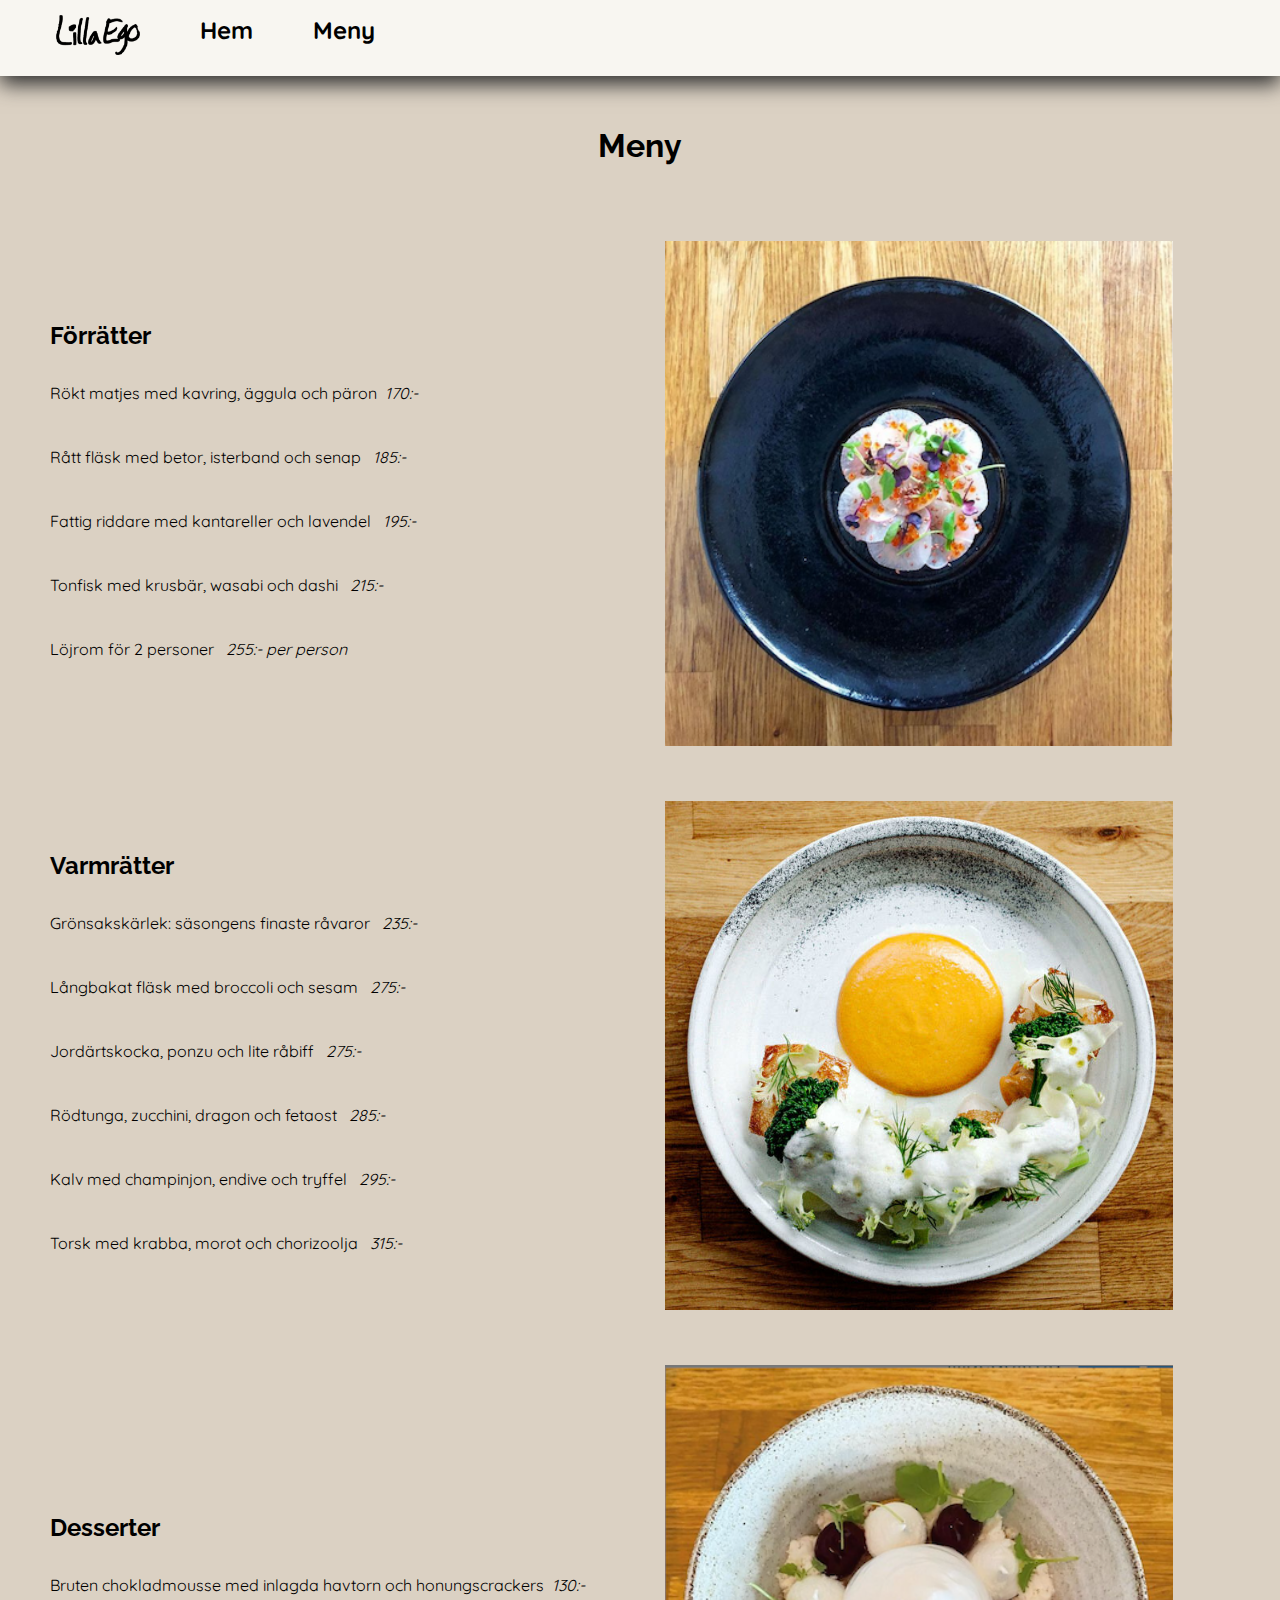
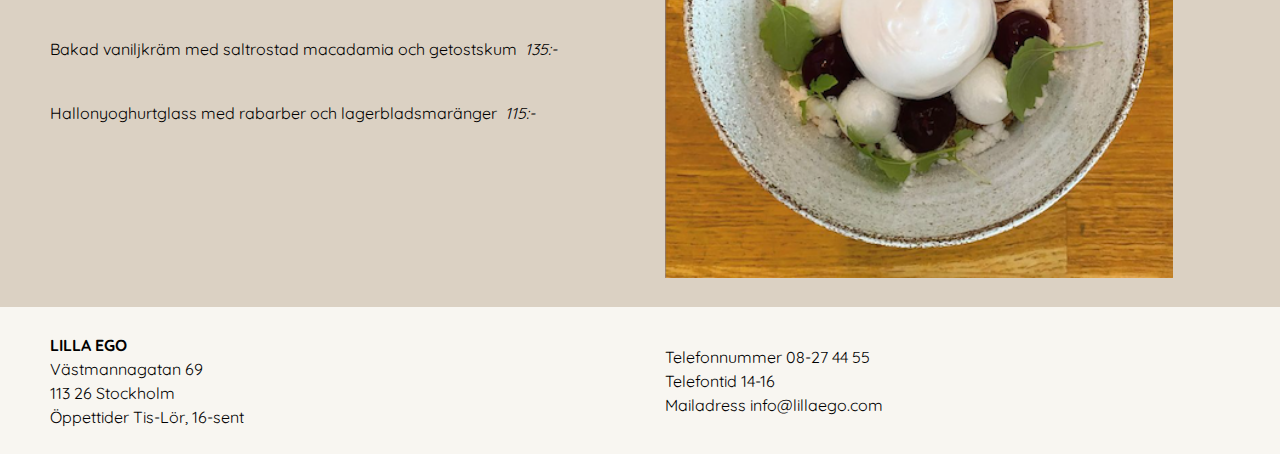
<file: meny.html>
<!--Gruppuppgift UX20 Programmering för UX: Sherry Fahimi, Rebecka Tängström & Rebecka Näsström-->
<!DOCTYPE html>
<html lang="sv">

<head>
    <meta charset="UTF-8">
    <meta http-equiv="X-UA-Compatible" content="IE=edge">
    <meta name="viewport" content="width=device-width, initial-scale=1.0">
    <link href="style.css" rel="stylesheet">
    <link rel="icon" type="image/png" href="images/lamp.png">
    <title>Lilla Ego - Meny</title>
</head>

<body>
    <header>
        <nav>
            <a href="index.html"><img src="images/logo_black.png" alt="Logo med texten Lilla Ego"></a>
            <a href="index.html">Hem</a>
                <a href="meny.html">Meny</a>
            </nav>
    </header>
<main> 
    <h1 id="menuHeading">Meny</h1>
    <section class="columnsMenu">
    <div class="colMenu"><h2>Förrätter</h2>
    <ul>
        <li>Rökt matjes med kavring, äggula och päron&nbsp;&nbsp;<i>170:-</i></li>
        <li>Rått fläsk med betor, isterband och senap &nbsp;&nbsp;<i>185:-</i></li>
        <li>Fattig riddare med kantareller och lavendel &nbsp;&nbsp;<i>195:-</i></li>
        <li>Tonfisk med krusbär, wasabi och dashi &nbsp;&nbsp;<i>215:-</i></li>
        <li>Löjrom för 2 personer &nbsp;&nbsp;<i>255:- per person</i></li>
    </ul></div>
    <div class="colMenu"><img src="images/mat-1.png" alt="Förrätt fotad ovanifrån"></div>
</section>

<section class="columnsMenu">
    <div class="colMenu"><h2>Varmrätter</h2>
    <ul>
        <li>Grönsakskärlek: säsongens finaste råvaror &nbsp;&nbsp;<i>235:-</i></li>
        <li>Långbakat fläsk med broccoli och sesam &nbsp;&nbsp;<i>275:-</i></li>
        <li>Jordärtskocka, ponzu och lite råbiff &nbsp;&nbsp;<i>275:-</i></li>
        <li>Rödtunga, zucchini, dragon och fetaost &nbsp;&nbsp;<i>285:- </i></li>
        <li>Kalv med champinjon, endive och tryffel &nbsp;&nbsp;<i>295:- </i></li>
        <li>Torsk med krabba, morot och chorizoolja &nbsp;&nbsp;<i>315:-</i></li>
    </ul></div>
    <div class="colMenu"><img src="images/yellow.jpeg" alt="Färgglad rätt på grå tallrik mot ett träbord"></div> 
</section>

<section class="columnsMenu">
    <div class="colMenu"> 
    <h2>Desserter</h2>
    <ul>
    <li>Bruten chokladmousse med inlagda havtorn och honungscrackers&nbsp;&nbsp;<i>130:-</i></li>
    <li>Bakad vaniljkräm med saltrostad macadamia och getostskum&nbsp;&nbsp;<i>135:-</i></li>
    <li>Hallonyoghurtglass med rabarber och lagerbladsmaränger&nbsp;&nbsp;<i>115:-</i></li>
</ul></div>
<div class="colMenu"><img src="images/dessert.png" alt="Dessert på en tallrik fotad uppifrån"></div>
</section>
</main>
    <footer class="columnsMenu">
        <div class="colMenu"><p><b>LILLA EGO</b><br>
            Västmannagatan 69<br>
            113 26 Stockholm<br>
            Öppettider Tis-Lör, 16-sent</p></div>
            <div class="colMenu"><p>Telefonnummer 08-27 44 55<br>
            Telefontid 14-16<br>
            Mailadress info@lillaego.com</p></div>
    </footer>

</body>
</html>
</file>
<file: style.css>
/*Gruppuppgift UX20 Programmering för UX: Sherry Fahimi, Rebecka Tängström & Rebecka Näsström*/
@import url('https://fonts.googleapis.com/css2?family=Quicksand:wght@400&family=Raleway:wght@600&display=swap');

* {
    margin: 0;
    padding: 0;
}

body, html {
    height: 100%;
}

body {
    background-color: #dbd1c3;
    font-family: 'Quicksand', sans-serif;
    font-size: 100%;
}

header {
    background-color: #F8F6F1;
    box-shadow: 0px 8px 20px rgb(44, 44, 44);
}

nav {
    display: flex;
    align-items: flex-start;
    margin: 0% 2%;
}

nav a {
    display: inline;
    padding: 15px 30px;
    font-size: 150%;
    text-decoration: none;
    font-weight: bolder;
    color: black;
}

nav a:hover {
    text-decoration: underline overline;
}

nav img {
    height: 40px;
}

/*Columns for index page*/
.columnsStart {
    display: flex;
    align-items: stretch;
    padding: 2%;
    color: white;
}

.colStart {
    width: 90%;
    margin: 0% 2%;
    padding: 5%;
    background-color: rgba(41, 41, 41, 0.82);
    color: white;
}

/*Columns for menu page*/
.columnsMenu {
    display: flex;
    align-items: center;
    padding: 2%;
    color: black;
}

.colMenu {
    width: 100%;
    margin: 0% 2%;
}

.columnsStart img {
    width: 100%;
}

.columnsMenu img {
    width: 90%;
}

h1, h2, h3, h4 {
    font-family: 'Raleway', sans-serif;
}

p {
    line-height: 150%;
}

h1, h2 {
    margin: 2% 0%;
}

input {
    width: 95%;
    height: 30px;
    margin: 10px 0px;
}

footer {
    background-color: #F8F6F1;
}

.parallax {
    /* The image used */
    background-image: url("images/brickwall.png");
  
    /* Full height */
    height: auto; 
  
    /* Create the parallax scrolling effect */
    background-attachment: fixed;
    background-position: center;
    background-repeat: no-repeat;
    background-size: cover;
  }

  li {
      line-height: 400%;
      list-style: none;
  }

  #menuHeading {
      text-align: center;
      padding: 2%;
      color: black;
  }

@media only screen and (max-width: 780px) {
    .columnsStart {
        flex-wrap: wrap;
        flex-direction: column;
    }

    .columnsMenu {
        flex-wrap: wrap;
        flex-direction: column;
    }

    header {
        padding: 10px;
    }

    .colStart {
        margin: 2% 0%;
    }

    .colMenu {
        margin: 2% 0%;
    }

    li {
        line-height: 200%;
    }
}

@media only screen and (min-width: 1600px) {
    p, li {
        font-size: 130%;
    }
}
</file>
